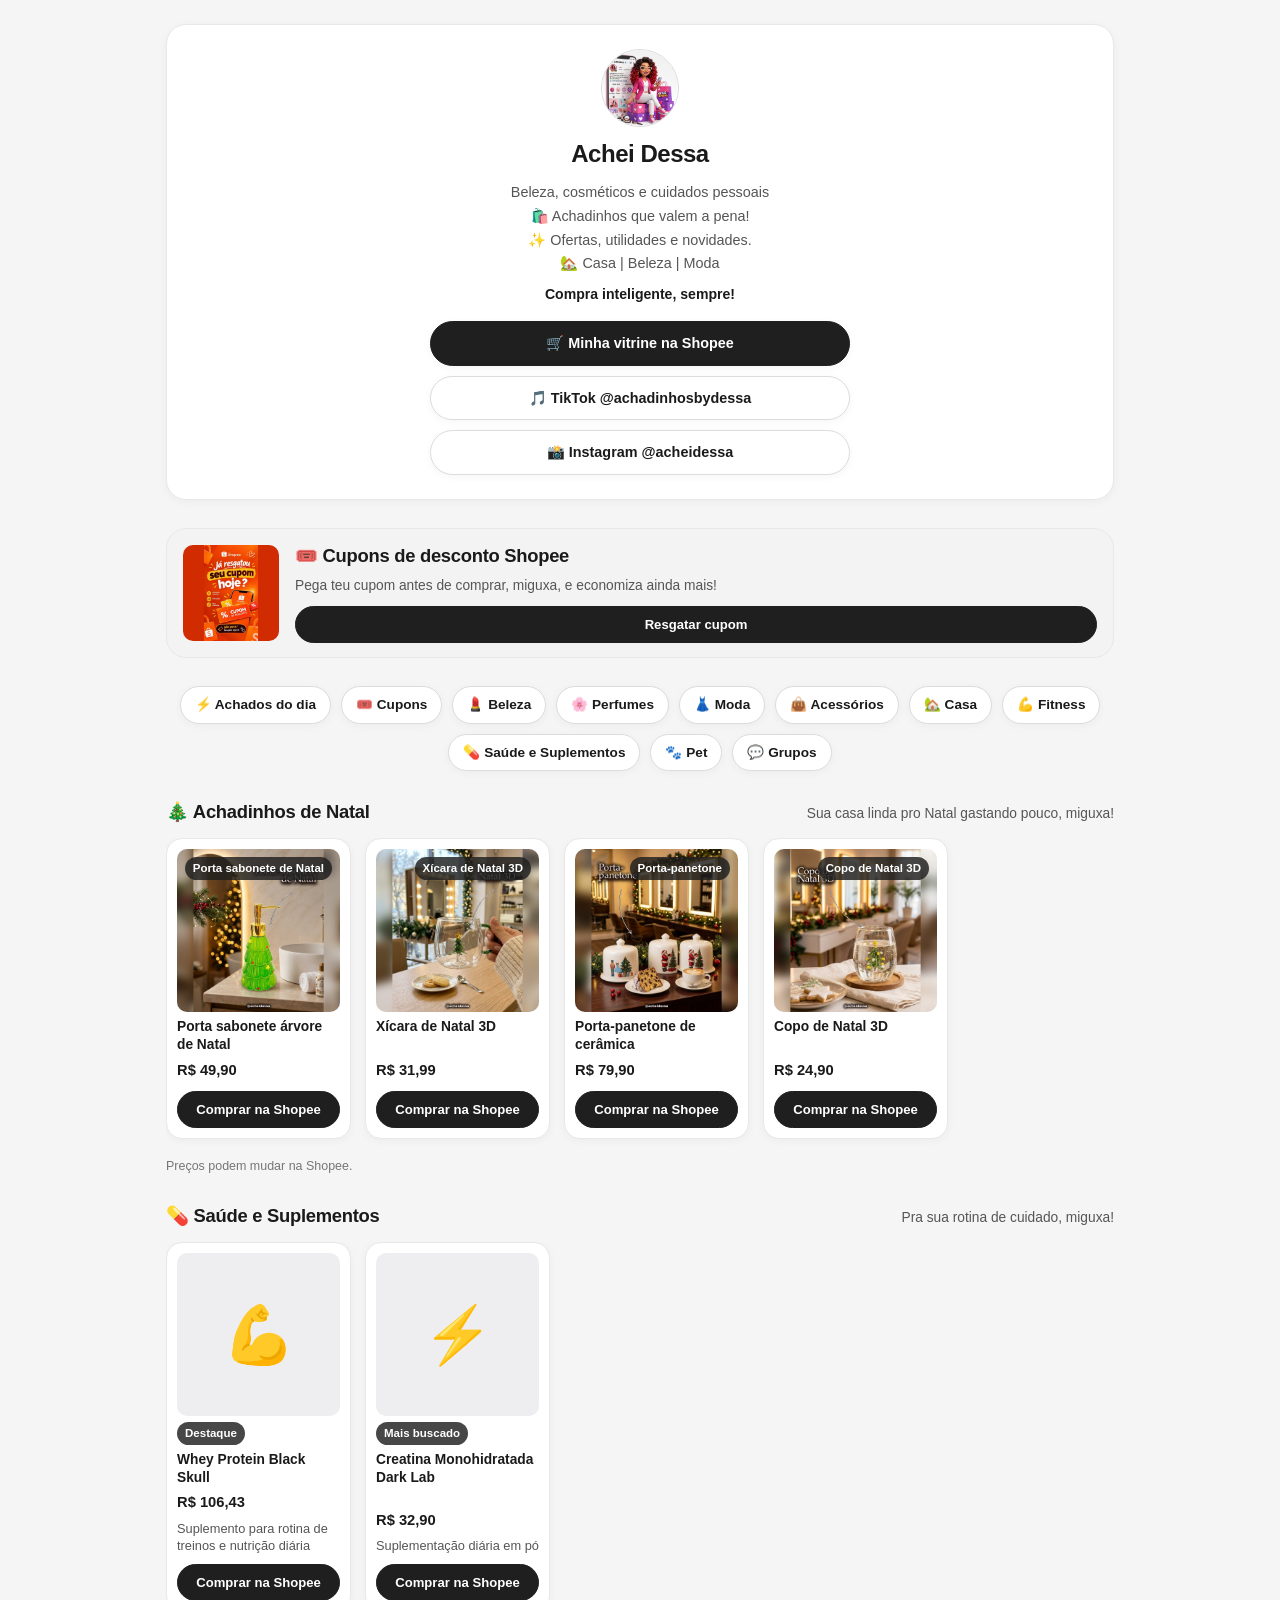
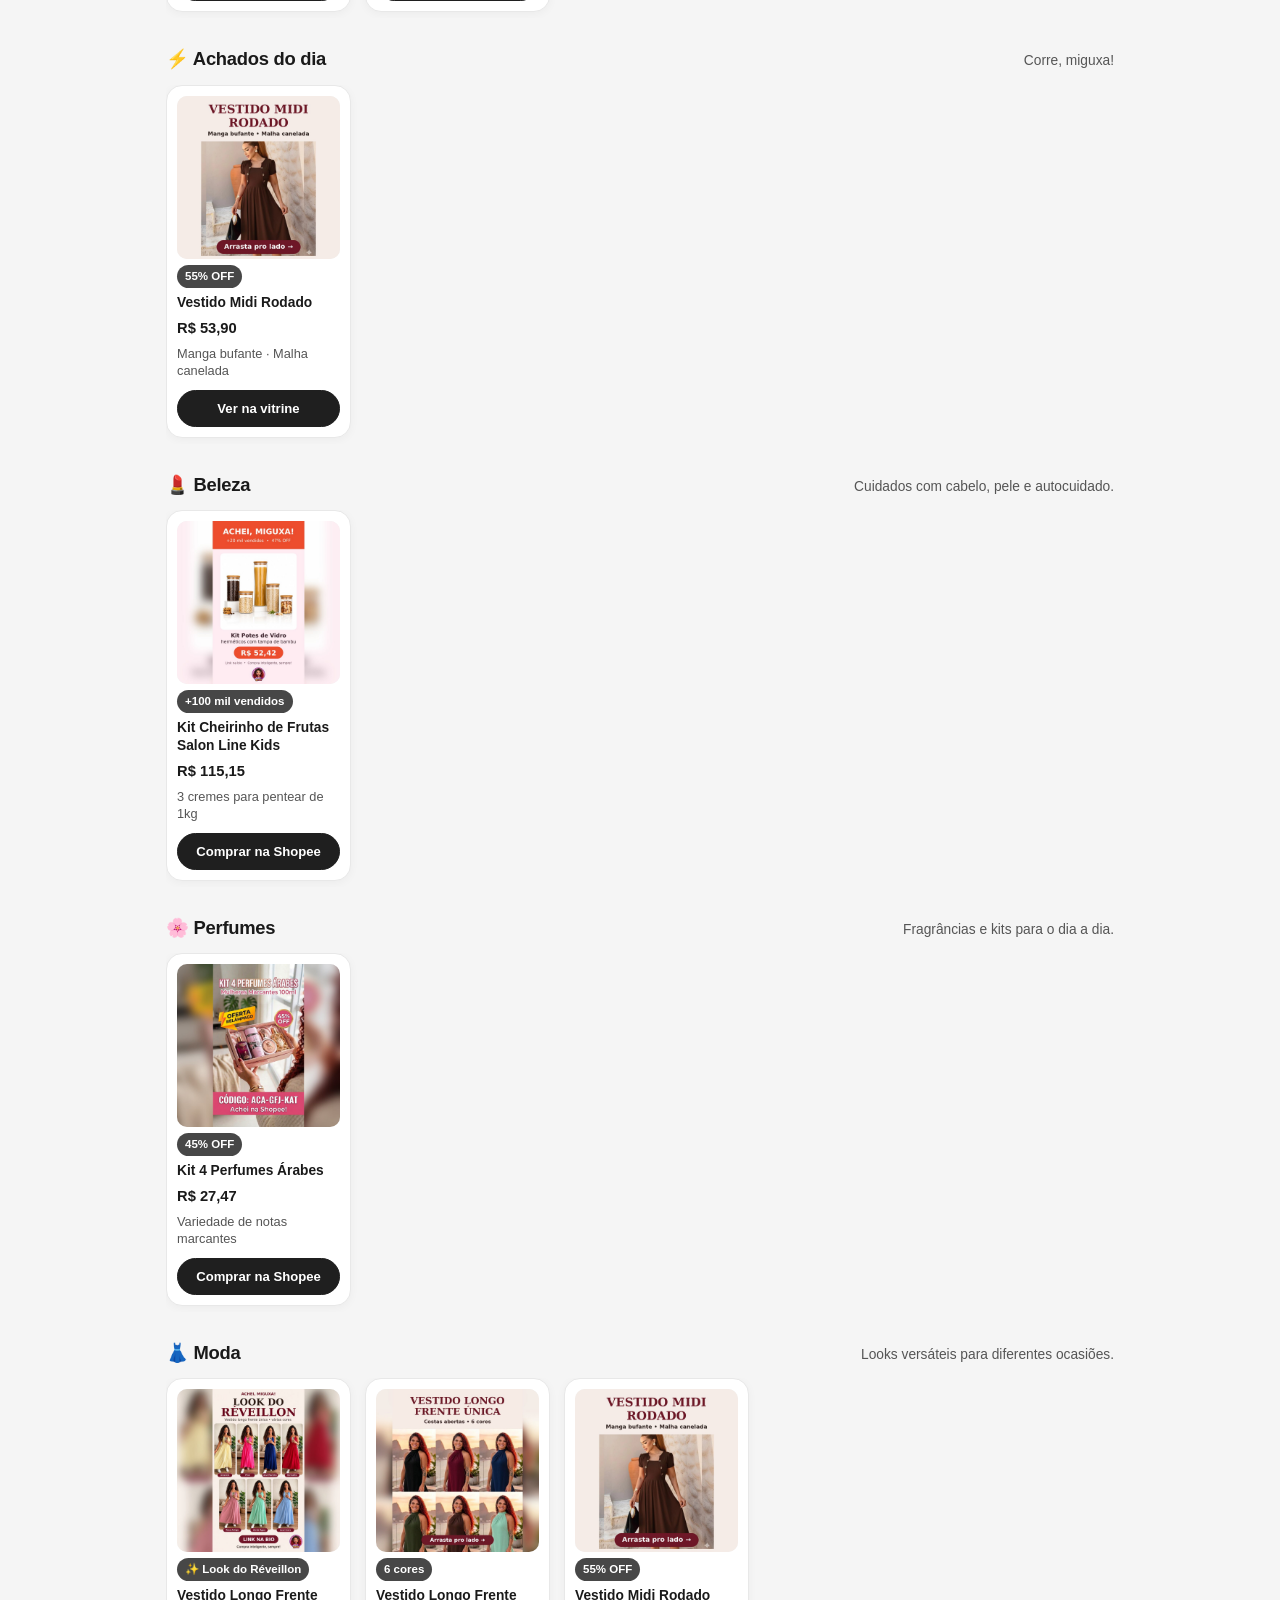
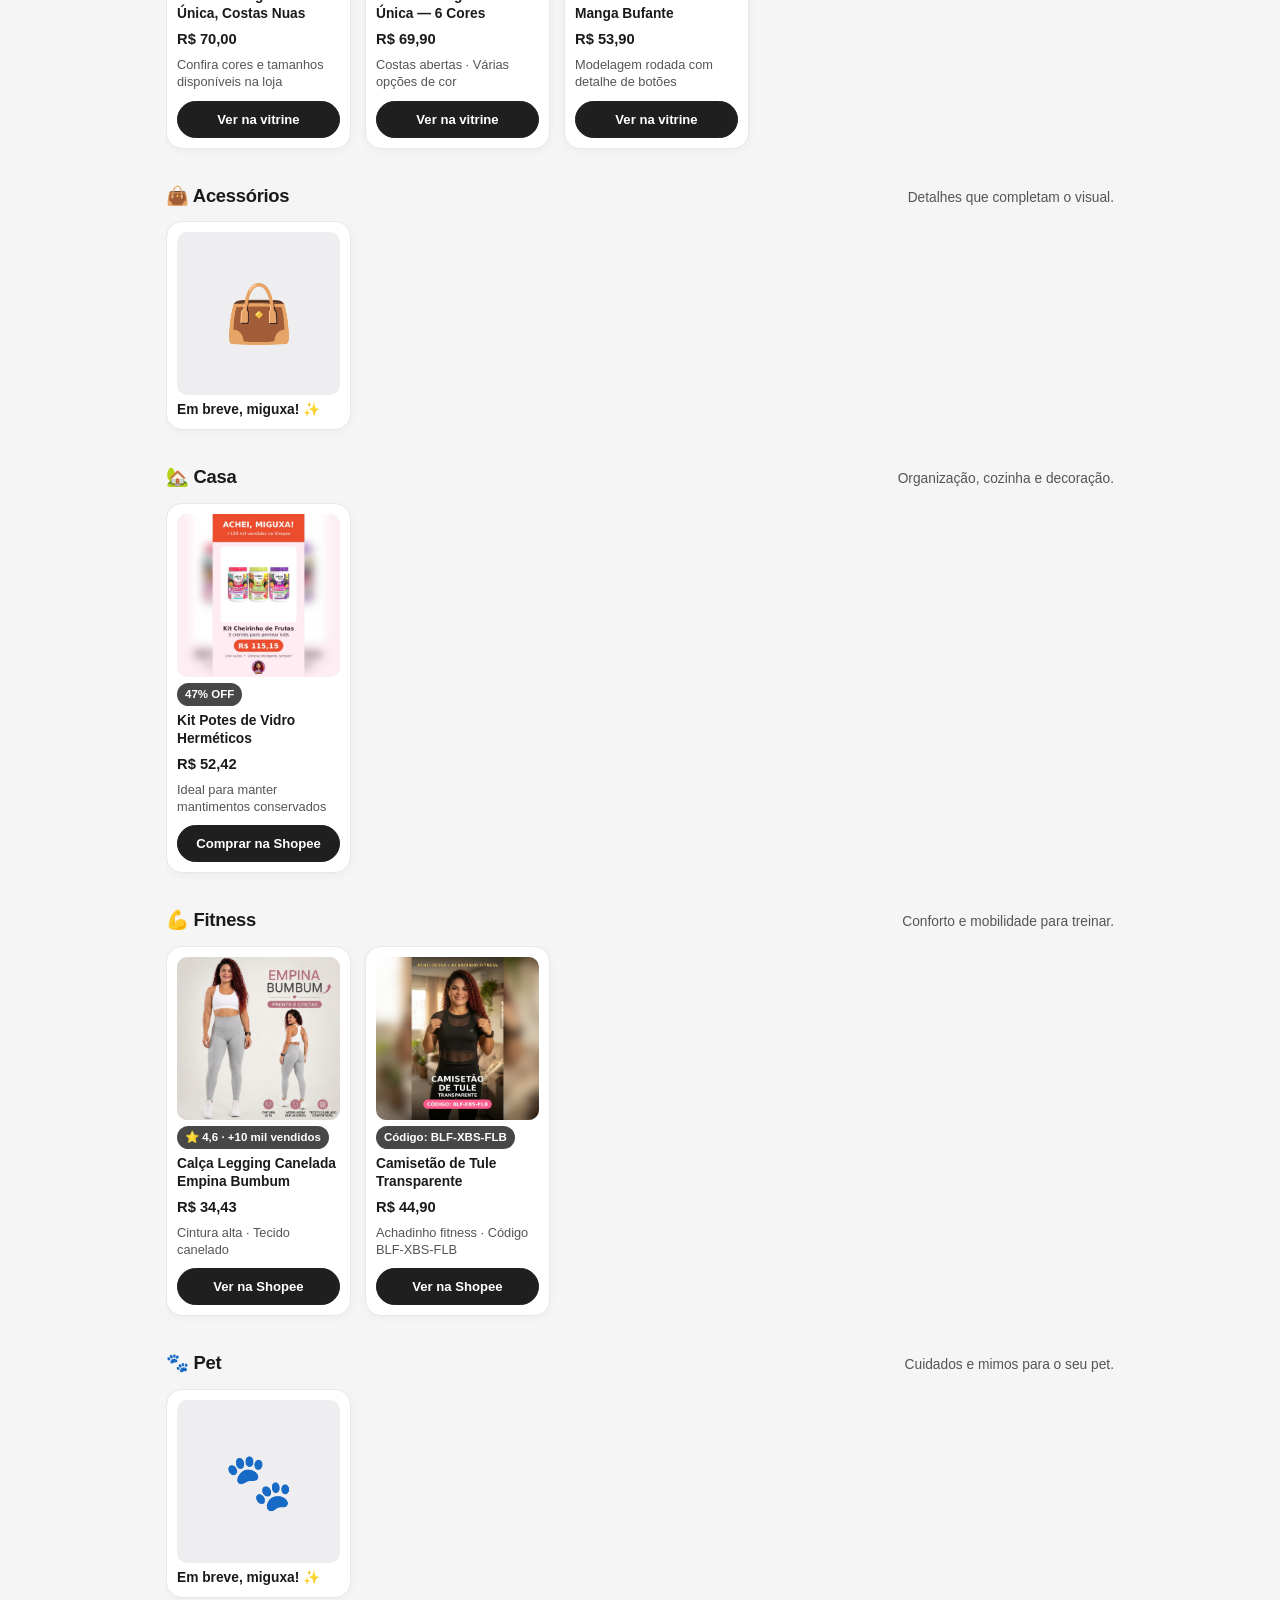
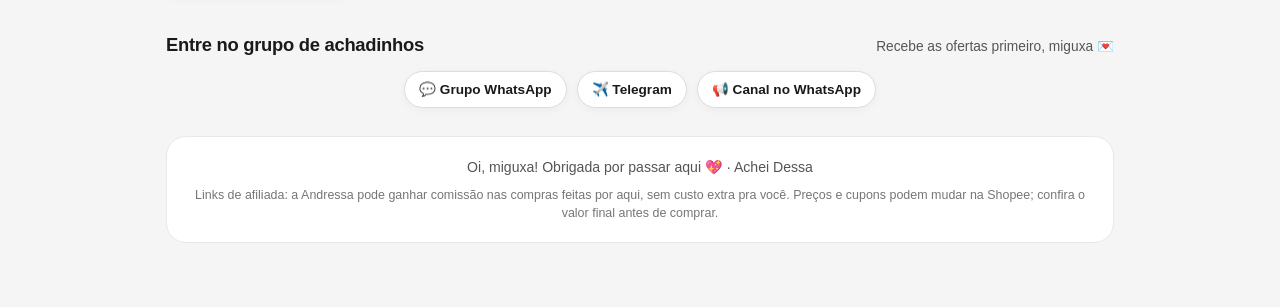
<file: vitrine-achei-dessa/index.html>
<!DOCTYPE html>
<html lang="pt-BR">
<head>
  <meta charset="UTF-8" />
  <meta name="viewport" content="width=device-width, initial-scale=1.0" />
  <title>Achei Dessa · Vitrine de achadinhos</title>
  <link rel="stylesheet" href="style.css?v=38" />
</head>
<body>
  <main class="main-container">
    <!-- 1. Cabeçalho do perfil -->
    <header class="profile-header">
      <img
        class="profile-avatar"
        src="imagens/avatar.jpg"
        alt="Boneca 3D da Dessa"
      />
      <h1 class="profile-title">Achei Dessa</h1>

      <ul class="profile-bio-list">
        <li>Beleza, cosméticos e cuidados pessoais</li>
        <li>🛍️ Achadinhos que valem a pena!</li>
        <li>✨ Ofertas, utilidades e novidades.</li>
        <li>🏡 Casa | Beleza | Moda</li>
      </ul>

      <span class="profile-tagline">Compra inteligente, sempre!</span>

      <nav class="action-stack" aria-label="Links principais">
        <a class="action-btn action-btn--primary" href="https://collshp.com/achadinhosdbydessa?share_channel_code=1&view=storefront" target="_blank" rel="noopener noreferrer nofollow">
          🛒 Minha vitrine na Shopee
        </a>
        <a class="action-btn" href="https://www.tiktok.com/@achadinhosbydessa" target="_blank" rel="noopener noreferrer">
          🎵 TikTok @achadinhosbydessa
        </a>
        <a class="action-btn" href="https://www.instagram.com/acheidessa/" target="_blank" rel="noopener noreferrer">
          📸 Instagram @acheidessa
        </a>
      </nav>
    </header>

    <!-- 2. Cupons em cima dos Achadinhos de Natal -->
    <section id="cupons" class="section-block">
      <div class="coupon-banner">
        <img src="imagens/banner-shopee-quadrado.jpg" alt="Banner Shopee: Já resgatou seu cupom hoje?" />
        <div class="coupon-content">
          <h2 class="section-title">🎟️ Cupons de desconto Shopee</h2>
          <p class="section-subtitle">Pega teu cupom antes de comprar, miguxa, e economiza ainda mais!</p>
          <a class="btn-cta" href="https://collshp.com/achadinhosdbydessa?share_channel_code=1&view=storefront" target="_blank" rel="noopener noreferrer nofollow">
            Resgatar cupom
          </a>
        </div>
      </div>
    </section>

    <!-- 3. Atalhos rápidos por categoria (abaixo dos cupons) -->
    <section class="section-block" aria-label="Navegação por categorias">
      <div class="category-pills">
        <a class="category-pill" href="#achados-do-dia">⚡ Achados do dia</a>
        <a class="category-pill" href="#cupons">🎟️ Cupons</a>
        <a class="category-pill" href="#beleza">💄 Beleza</a>
        <a class="category-pill" href="#perfumes">🌸 Perfumes</a>
        <a class="category-pill" href="#moda">👗 Moda</a>
        <a class="category-pill" href="#acessorios">👜 Acessórios</a>
        <a class="category-pill" href="#casa">🏡 Casa</a>
        <a class="category-pill" href="#fitness">💪 Fitness</a>
         <a class="category-pill" href="#saude">💊 Saúde e Suplementos</a>
        <a class="category-pill" href="#pet">🐾 Pet</a>
        <a class="category-pill" href="#grupos">💬 Grupos</a>
      </div>
    </section>

    <!-- 4. Carrossel horizontal em destaque -->
    <section id="destaques" class="section-block">
      <div class="section-header">
        <h2 class="section-title">🎄 Achadinhos de Natal</h2>
        <p class="section-subtitle">Sua casa linda pro Natal gastando pouco, miguxa!</p>
      </div>

      <div class="carousel-track">
        <a class="story-card" href="https://shopee.com.br/product/335887870/40934390536?exp_group=rollout&gads_t_sig=[base64]&mmp_pid=an_18323360470&uls_trackid=57688b4c00l7&utm_campaign=id_315wRAiamNF&utm_content=----&utm_medium=affiliates&utm_source=an_18323360470&utm_term=fvt8e4gmgua7" target="_blank" rel="noopener noreferrer nofollow">
          <div class="story-media">
            <img src="imagens/natal-porta-sabonete.jpg" alt="Porta-sabonete em formato de árvore de Natal" />
            <span class="story-overlay-label">Porta sabonete de Natal</span>
          </div>
          <span class="story-caption">Porta sabonete árvore de Natal</span>
          <strong class="story-price">R$ 49,90</strong>
          <span class="story-btn">Comprar na Shopee</span>
        </a>

        <a class="story-card" href="https://shopee.com.br/product/1794076495/49467622277?exp_group=rollout&gads_t_sig=[base64]&mmp_pid=an_18323360470&uls_trackid=57688frp00c4&utm_campaign=id_1zTTR4YvdLt&utm_content=----&utm_medium=affiliates&utm_source=an_18323360470&utm_term=fvt8hz5fwsgb" target="_blank" rel="noopener noreferrer nofollow">
          <div class="story-media">
            <img src="imagens/natal-xicara-3d.jpg" alt="Xícara de Natal 3D" />
            <span class="story-overlay-label">Xícara de Natal 3D</span>
          </div>
          <span class="story-caption">Xícara de Natal 3D</span>
          <strong class="story-price">R$ 31,99</strong>
          <span class="story-btn">Comprar na Shopee</span>
        </a>

        <a class="story-card" href="https://shopee.com.br/product/843261091/22399053626?exp_group=rollout&gads_t_sig=[base64]&mmp_pid=an_18323360470&uls_trackid=57688k08000o&utm_campaign=id_7olFm0E6ygr&utm_content=----&utm_medium=affiliates&utm_source=an_18323360470&utm_term=fvt8md8mpif9" target="_blank" rel="noopener noreferrer nofollow">
          <div class="story-media">
            <img src="imagens/natal-porta-panetone.jpg" alt="Porta-panetone de cerâmica" />
            <span class="story-overlay-label">Porta-panetone</span>
          </div>
          <span class="story-caption">Porta-panetone de cerâmica</span>
          <strong class="story-price">R$ 79,90</strong>
          <span class="story-btn">Comprar na Shopee</span>
        </a>

        <a class="story-card" href="https://shopee.com.br/product/561473044/58271727378?exp_group=rollout&gads_t_sig=[base64]&mmp_pid=an_18323360470&uls_trackid=57688s6j00sh&utm_campaign=id_3JaQi1RvO0P&utm_content=----&utm_medium=affiliates&utm_source=an_18323360470&utm_term=fvt8t362saf1" target="_blank" rel="noopener noreferrer nofollow">
          <div class="story-media">
            <img src="imagens/natal-copo-3d.jpg" alt="Copo de Natal 3D" />
            <span class="story-overlay-label">Copo de Natal 3D</span>
          </div>
          <span class="story-caption">Copo de Natal 3D</span>
          <strong class="story-price">R$ 24,90</strong>
          <span class="story-btn">Comprar na Shopee</span>
        </a>
      </div>

      <p class="disclaimer-note">Preços podem mudar na Shopee.</p>
    </section>

    <!-- 5. Saúde e Suplementos -->
    <section id="saude" class="section-block">
      <div class="section-header">
        <h2 class="section-title">💊 Saúde e Suplementos</h2>
        <p class="section-subtitle">Pra sua rotina de cuidado, miguxa!</p>
      </div>

      <div class="carousel-track">
        <article class="product-card">
          <div class="product-thumb">
            <div class="thumb-emoji" role="img" aria-label="Whey Protein Black Skull">💪</div>
          </div>
          <span class="product-badge">Destaque</span>
          <h3 class="product-title">Whey Protein Black Skull</h3>
          <p class="product-price">R$ 106,43</p>
          <p class="product-meta">Suplemento para rotina de treinos e nutrição diária</p>
          <a class="btn-cta" href="https://collshp.com/achadinhosdbydessa?share_channel_code=1&amp;view=storefront" target="_blank" rel="noopener noreferrer nofollow">
            Comprar na Shopee
          </a>
        </article>

        <article class="product-card">
          <div class="product-thumb">
            <div class="thumb-emoji" role="img" aria-label="Creatina Monohidratada Dark Lab">⚡</div>
          </div>
          <span class="product-badge">Mais buscado</span>
          <h3 class="product-title">Creatina Monohidratada Dark Lab</h3>
          <p class="product-price">R$ 32,90</p>
          <p class="product-meta">Suplementação diária em pó</p>
          <a class="btn-cta" href="https://collshp.com/achadinhosdbydessa?share_channel_code=1&amp;view=storefront" target="_blank" rel="noopener noreferrer nofollow">
            Comprar na Shopee
          </a>
        </article>
      </div>
    </section>

    <!-- 6. Achados do dia -->
    <section id="achados-do-dia" class="section-block">
      <div class="section-header">
        <h2 class="section-title">⚡ Achados do dia</h2>
        <p class="section-subtitle">Corre, miguxa!</p>
      </div>

      <div class="carousel-track">
        <article class="product-card">
          <div class="product-thumb">
            <img src="imagens/vestido-midi.jpg" alt="Vestido Midi Rodado manga bufante" />
          </div>
          <span class="product-badge">55% OFF</span>
          <h3 class="product-title">Vestido Midi Rodado</h3>
          <p class="product-price">R$ 53,90</p>
          <p class="product-meta">Manga bufante · Malha canelada</p>
          <a class="btn-cta" href="https://collshp.com/achadinhosdbydessa?share_channel_code=1&amp;view=storefront" target="_blank" rel="noopener noreferrer nofollow">
            Ver na vitrine
          </a>
        </article>
      </div>
    </section>

    <!-- 7. Beleza -->
    <section id="beleza" class="section-block">
      <div class="section-header">
        <h2 class="section-title">💄 Beleza</h2>
        <p class="section-subtitle">Cuidados com cabelo, pele e autocuidado.</p>
      </div>

      <div class="carousel-track">
        <article class="product-card">
          <div class="product-thumb">
            <img src="imagens/beleza-salon-line.jpg" alt="Kit Cheirinho de Frutas Salon Line Kids" />
          </div>
          <span class="product-badge">+100 mil vendidos</span>
          <h3 class="product-title">Kit Cheirinho de Frutas Salon Line Kids</h3>
          <p class="product-price">R$ 115,15</p>
          <p class="product-meta">3 cremes para pentear de 1kg</p>
          <a class="btn-cta" href="https://collshp.com/achadinhosdbydessa?share_channel_code=1&amp;view=storefront" target="_blank" rel="noopener noreferrer nofollow">
            Comprar na Shopee
          </a>
        </article>
      </div>
    </section>

    <!-- 8. Perfumes -->
    <section id="perfumes" class="section-block">
      <div class="section-header">
        <h2 class="section-title">🌸 Perfumes</h2>
        <p class="section-subtitle">Fragrâncias e kits para o dia a dia.</p>
      </div>

      <div class="carousel-track">
        <article class="product-card">
          <div class="product-thumb">
            <img src="imagens/perfumes-kit.jpg" alt="Kit 4 perfumes árabes" />
          </div>
          <span class="product-badge">45% OFF</span>
          <h3 class="product-title">Kit 4 Perfumes Árabes</h3>
          <p class="product-price">R$ 27,47</p>
          <p class="product-meta">Variedade de notas marcantes</p>
          <a class="btn-cta" href="https://collshp.com/achadinhosdbydessa?share_channel_code=1&amp;view=storefront" target="_blank" rel="noopener noreferrer nofollow">
            Comprar na Shopee
          </a>
        </article>
      </div>
    </section>

    <!-- 9. Moda -->
    <section id="moda" class="section-block">
      <div class="section-header">
        <h2 class="section-title">👗 Moda</h2>
        <p class="section-subtitle">Looks versáteis para diferentes ocasiões.</p>
      </div>

      <div class="carousel-track">
        <article class="product-card">
          <div class="product-thumb">
            <img src="imagens/vestido-longo-reveillon.jpg" alt="Vestido longo frente única, costas nuas" />
          </div>
          <span class="product-badge">✨ Look do Réveillon</span>
          <h3 class="product-title">Vestido Longo Frente Única, Costas Nuas</h3>
          <p class="product-price">R$ 70,00</p>
          <p class="product-meta">Confira cores e tamanhos disponíveis na loja</p>
          <a class="btn-cta" href="https://collshp.com/achadinhosdbydessa?share_channel_code=1&amp;view=storefront" target="_blank" rel="noopener noreferrer nofollow">
            Ver na vitrine
          </a>
        </article>

        <article class="product-card">
          <div class="product-thumb">
            <img src="imagens/vestido-longo-6-cores.jpg" alt="Vestido longo frente única costas abertas em 6 cores" />
          </div>
          <span class="product-badge">6 cores</span>
          <h3 class="product-title">Vestido Longo Frente Única — 6 Cores</h3>
          <p class="product-price">R$ 69,90</p>
          <p class="product-meta">Costas abertas · Várias opções de cor</p>
          <a class="btn-cta" href="https://collshp.com/achadinhosdbydessa?share_channel_code=1&amp;view=storefront" target="_blank" rel="noopener noreferrer nofollow">
            Ver na vitrine
          </a>
        </article>

        <article class="product-card">
          <div class="product-thumb">
            <img src="imagens/vestido-midi.jpg" alt="Vestido Midi Rodado manga bufante" />
          </div>
          <span class="product-badge">55% OFF</span>
          <h3 class="product-title">Vestido Midi Rodado Manga Bufante</h3>
          <p class="product-price">R$ 53,90</p>
          <p class="product-meta">Modelagem rodada com detalhe de botões</p>
          <a class="btn-cta" href="https://collshp.com/achadinhosdbydessa?share_channel_code=1&amp;view=storefront" target="_blank" rel="noopener noreferrer nofollow">
            Ver na vitrine
          </a>
        </article>
      </div>
    </section>

    <!-- 10. Acessórios -->
    <section id="acessorios" class="section-block">
      <div class="section-header">
        <h2 class="section-title">👜 Acessórios</h2>
        <p class="section-subtitle">Detalhes que completam o visual.</p>
      </div>

      <div class="carousel-track">
        <article class="product-card">
          <div class="product-thumb">
            <div class="thumb-emoji" role="img" aria-label="Acessórios">👜</div>
          </div>
          <h3 class="product-title">Em breve, miguxa! ✨</h3>
        </article>
      </div>
    </section>

    <!-- 11. Casa -->
    <section id="casa" class="section-block">
      <div class="section-header">
        <h2 class="section-title">🏡 Casa</h2>
        <p class="section-subtitle">Organização, cozinha e decoração.</p>
      </div>

      <div class="carousel-track">
        <article class="product-card">
          <div class="product-thumb">
            <img src="imagens/casa-potes.jpg" alt="Kit Potes de Vidro Herméticos" />
          </div>
          <span class="product-badge">47% OFF</span>
          <h3 class="product-title">Kit Potes de Vidro Herméticos</h3>
          <p class="product-price">R$ 52,42</p>
          <p class="product-meta">Ideal para manter mantimentos conservados</p>
          <a class="btn-cta" href="https://collshp.com/achadinhosdbydessa?share_channel_code=1&amp;view=storefront" target="_blank" rel="noopener noreferrer nofollow">
            Comprar na Shopee
          </a>
        </article>
      </div>
    </section>

    <!-- 12. Fitness -->
    <section id="fitness" class="section-block">
      <div class="section-header">
        <h2 class="section-title">💪 Fitness</h2>
        <p class="section-subtitle">Conforto e mobilidade para treinar.</p>
      </div>

      <div class="carousel-track">
        <article class="product-card">
          <div class="product-thumb">
            <img src="imagens/fitness-legging.jpg" alt="Calça legging canelada empina bumbum" />
          </div>
          <span class="product-badge">⭐ 4,6 · +10 mil vendidos</span>
          <h3 class="product-title">Calça Legging Canelada Empina Bumbum</h3>
          <p class="product-price">R$ 34,43</p>
          <p class="product-meta">Cintura alta · Tecido canelado</p>
          <a class="btn-cta" href="https://collshp.com/achadinhosdbydessa?share_channel_code=1&amp;view=storefront" target="_blank" rel="noopener noreferrer nofollow">
            Ver na Shopee
          </a>
        </article>

        <article class="product-card">
          <div class="product-thumb">
            <img src="imagens/camisetao-tule.jpg" alt="Camisetão de tule transparente - Código BLF-XBS-FLB" />
          </div>
          <span class="product-badge">Código: BLF-XBS-FLB</span>
          <h3 class="product-title">Camisetão de Tule Transparente</h3>
          <p class="product-price">R$ 44,90</p>
          <p class="product-meta">Achadinho fitness · Código BLF-XBS-FLB</p>
          <a class="btn-cta" href="https://collshp.com/achadinhosdbydessa?share_channel_code=1&amp;view=storefront" target="_blank" rel="noopener noreferrer nofollow">
            Ver na Shopee
          </a>
        </article>
      </div>
    </section>

    <!-- 13. Pet -->
    <section id="pet" class="section-block">
      <div class="section-header">
        <h2 class="section-title">🐾 Pet</h2>
        <p class="section-subtitle">Cuidados e mimos para o seu pet.</p>
      </div>

      <div class="carousel-track">
        <article class="product-card">
          <div class="product-thumb">
            <div class="thumb-emoji" role="img" aria-label="Pet">🐾</div>
          </div>
          <h3 class="product-title">Em breve, miguxa! ✨</h3>
        </article>
      </div>
    </section>

    <!-- 14. Grupos e rodapé -->
    <section id="grupos" class="section-block">
      <div class="section-header">
        <h2 class="section-title">Entre no grupo de achadinhos</h2>
        <p class="section-subtitle">Recebe as ofertas primeiro, miguxa 💌</p>
      </div>
      <div class="groups-row">
        <a class="category-pill" href="https://chat.whatsapp.com/IbbmKeIQ513L2CP5hDKjWu?s=cl&p=a&iam=2" target="_blank" rel="noopener noreferrer">💬 Grupo WhatsApp</a>
        <a class="category-pill" href="https://t.me/+KHEROe5RDLtmOTYx" target="_blank" rel="noopener noreferrer">✈️ Telegram</a>
        <a class="category-pill" href="https://whatsapp.com/channel/0029VaAYpX5LikgIj1dr5K0X" target="_blank" rel="noopener noreferrer">📢 Canal no WhatsApp</a>
      </div>
    </section>

    <footer class="page-footer">
      <p>Oi, miguxa! Obrigada por passar aqui 💖 · Achei Dessa</p>
      <p class="disclaimer-note">
        Links de afiliada: a Andressa pode ganhar comissão nas compras feitas por aqui, sem custo extra pra você.
        Preços e cupons podem mudar na Shopee; confira o valor final antes de comprar.
      </p>
    </footer>
  </main>
</body>
</html>
</file>
<file: vitrine-achei-dessa/style.css>
:root {
  --bg-page: #f5f5f5;
  --bg-surface: #ffffff;
  --bg-card-soft: #f3f3f3;
  --bg-dark: #1f1f1f;
  --bg-dark-hover: #323232;

  --text-primary: #1a1a1a;
  --text-secondary: #555555;
  --text-muted: #767676;
  --text-inverse: #ffffff;

  --border-pill: #dcdcdc;
  --border-card: #e8e8e8;

  --radius-sm: 10px;
  --radius-md: 16px;
  --radius-lg: 20px;
  --radius-pill: 9999px;

  --shadow-soft: 0 2px 10px rgba(0, 0, 0, 0.04);
  --shadow-md: 0 10px 24px rgba(0, 0, 0, 0.08);
  --font-main: "Inter", -apple-system, BlinkMacSystemFont, "Segoe UI", Roboto, sans-serif;
}

*,
*::before,
*::after {
  box-sizing: border-box;
  margin: 0;
  padding: 0;
}

html {
  scroll-behavior: smooth;
  color-scheme: light;
}

body {
  font-family: var(--font-main);
  background-color: var(--bg-page);
  color: var(--text-primary);
  line-height: 1.45;
  -webkit-font-smoothing: antialiased;
}

img {
  display: block;
  max-width: 100%;
  height: auto;
}

a {
  color: inherit;
  text-decoration: none;
}

.main-container {
  width: 100%;
  max-width: 980px;
  margin: 0 auto;
  padding: 24px 16px 64px;
  display: flex;
  flex-direction: column;
  gap: 28px;
}

/* Cabeçalho do perfil */
.profile-header {
  background-color: var(--bg-surface);
  border: 1px solid var(--border-card);
  border-radius: var(--radius-lg);
  padding: 24px 20px;
  box-shadow: var(--shadow-soft);
  text-align: center;
  display: flex;
  flex-direction: column;
  align-items: center;
  gap: 10px;
}

.profile-avatar {
  width: 78px;
  height: 78px;
  border-radius: 50%;
  object-fit: cover;
  border: 1px solid var(--border-pill);
  flex-shrink: 0;
}

.profile-title {
  font-size: 1.5rem;
  font-weight: 700;
  letter-spacing: -0.02em;
  color: var(--text-primary);
}

.profile-bio-list {
  list-style: none;
  display: flex;
  flex-direction: column;
  gap: 3px;
  font-size: 0.9rem;
  color: var(--text-secondary);
}

.profile-tagline {
  font-size: 0.88rem;
  font-weight: 700;
  color: var(--text-primary);
}

.action-stack {
  width: 100%;
  max-width: 420px;
  margin-top: 6px;
  display: flex;
  flex-direction: column;
  gap: 10px;
}

.action-btn,
.btn-topo {
  display: flex;
  align-items: center;
  justify-content: center;
  gap: 8px;
  width: 100%;
  min-height: 42px;
  padding: 11px 16px;
  border-radius: var(--radius-pill);
  background-color: var(--bg-surface);
  border: 1px solid var(--border-pill);
  font-size: 0.9rem;
  font-weight: 600;
  color: var(--text-primary);
  box-shadow: var(--shadow-soft);
  transition: background-color 0.15s ease, transform 0.15s ease;
}

.action-btn:hover,
.btn-topo:hover {
  background-color: var(--bg-card-soft);
  transform: translateY(-1px);
}

.action-btn--primary {
  background-color: var(--bg-dark);
  border-color: var(--bg-dark);
  color: var(--text-inverse);
}

.action-btn--primary:hover {
  background-color: var(--bg-dark-hover);
  color: var(--text-inverse);
}

/* Pílulas de categoria */
.category-pills,
.groups-row {
  display: flex;
  flex-wrap: wrap;
  justify-content: center;
  gap: 10px;
}

.category-pill {
  display: inline-flex;
  align-items: center;
  justify-content: center;
  min-height: 36px;
  padding: 8px 14px;
  border-radius: var(--radius-pill);
  background-color: var(--bg-surface);
  border: 1px solid var(--border-pill);
  font-size: 0.85rem;
  font-weight: 600;
  color: var(--text-primary);
  box-shadow: var(--shadow-soft);
  transition: background-color 0.15s ease, border-color 0.15s ease, color 0.15s ease, transform 0.15s ease;
}

.category-pill:hover {
  background-color: var(--bg-dark);
  border-color: var(--bg-dark);
  color: var(--text-inverse);
  transform: translateY(-1px);
}

/* Seções */
.section-block {
  display: flex;
  flex-direction: column;
  gap: 12px;
}

.section-header,
.section-header-inline {
  display: flex;
  flex-wrap: wrap;
  align-items: baseline;
  justify-content: space-between;
  gap: 8px 12px;
}

.section-title {
  font-size: 1.15rem;
  font-weight: 700;
  letter-spacing: -0.015em;
  display: inline-flex;
  align-items: center;
  gap: 6px;
}

.section-subtitle {
  font-size: 0.86rem;
  color: var(--text-secondary);
}

/* Banner de Cupons */
.coupon-banner {
  background-color: var(--bg-card-soft);
  border: 1px solid var(--border-card);
  border-radius: var(--radius-lg);
  padding: 14px 16px;
  display: flex;
  align-items: center;
  gap: 16px;
}

.coupon-banner img {
  width: 84px;
  height: 112px;
  border-radius: var(--radius-sm);
  object-fit: cover;
  flex-shrink: 0;
}

.coupon-content {
  flex: 1;
  display: flex;
  flex-direction: column;
  gap: 6px;
}
.banner-shopee-container {
  max-width: 480px;
  margin: 16px auto;
  padding: 0 12px;
}

.banner-shopee-img {
  width: 100%;
  height: auto;
  display: block;
  border-radius: 16px;
  box-shadow: 0 4px 12px rgba(0, 0, 0, 0.15);
  transition: transform 0.2s ease;
}

.banner-shopee-img:hover {
  transform: scale(1.02);
}

/* Carrossel horizontal */
.carousel-track {
  display: flex;
  gap: 14px;
  overflow-x: auto;
  scroll-snap-type: x mandatory;
  padding-bottom: 6px;
  scrollbar-width: none;
}

.carousel-track::-webkit-scrollbar {
  display: none;
}

/* Padrão original do Achadinhos de Natal aplicado também aos cards das categorias */
.story-card,
.product-card {
  flex: 0 0 185px;
  width: 185px;
  scroll-snap-align: start;
  background-color: var(--bg-surface);
  border: 1px solid var(--border-card);
  border-radius: var(--radius-md);
  padding: 10px;
  box-shadow: var(--shadow-soft);
  display: flex;
  flex-direction: column;
  gap: 6px;
  transition: transform 0.15s ease;
}

.story-card:hover,
.product-card:hover {
  transform: translateY(-2px);
}

.story-media,
.product-thumb {
  position: relative;
  width: 100%;
  height: 165px;
  max-height: 165px;
  border-radius: var(--radius-sm);
  overflow: hidden;
  background-color: var(--bg-card-soft);
}

.story-media img,
.product-thumb img,
.card-img {
  width: 100%;
  height: 100%;
  max-height: 165px;
  object-fit: cover;
  object-position: top center;
}

.story-overlay-label,
.product-badge {
  align-self: flex-start;
  background-color: rgba(31, 31, 31, 0.82);
  color: var(--text-inverse);
  font-size: 0.72rem;
  font-weight: 600;
  padding: 3px 8px;
  border-radius: var(--radius-pill);
}

.story-overlay-label {
  position: absolute;
  top: 8px;
  right: 8px;
}

.story-caption,
.product-title {
  font-size: 0.86rem;
  font-weight: 600;
  color: var(--text-primary);
  line-height: 1.3;
}

.story-price,
.product-price {
  font-size: 0.92rem;
  font-weight: 700;
  color: var(--text-primary);
  margin-top: auto;
}

.product-meta {
  font-size: 0.8rem;
  color: var(--text-secondary);
  line-height: 1.35;
}

/* Botões de compra nos cards de Achadinhos de Natal (.story-btn) e categorias (.btn-cta / .btn-link) */
.story-btn,
.btn-cta,
.btn-link {
  display: flex;
  align-items: center;
  justify-content: center;
  width: 100%;
  min-height: 36px;
  margin-top: 4px;
  padding: 8px 12px;
  border-radius: var(--radius-pill);
  background-color: var(--bg-dark);
  border: 1px solid var(--bg-dark);
  color: var(--text-inverse);
  font-size: 0.82rem;
  font-weight: 600;
  cursor: pointer;
  transition: background-color 0.15s ease, transform 0.15s ease;
}

.story-card:hover .story-btn,
.btn-cta:hover,
.btn-link:hover {
  background-color: var(--bg-dark-hover);
  border-color: var(--bg-dark-hover);
  color: var(--text-inverse);
  transform: translateY(-1px);
}

.disclaimer-note {
  font-size: 0.78rem;
  color: var(--text-muted);
}

/* Rodapé */
.page-footer {
  background-color: var(--bg-surface);
  border: 1px solid var(--border-card);
  border-radius: var(--radius-lg);
  padding: 20px 18px;
  text-align: center;
  display: flex;
  flex-direction: column;
  gap: 8px;
  font-size: 0.88rem;
  color: var(--text-secondary);
}

@media (max-width: 540px) {
  .coupon-banner {
    flex-direction: row;
    align-items: center;
  }

  .coupon-banner img {
    width: 96px;
    height: 96px;
  }
}

/* Trava global final */
header img,
.profile-header img,
.profile-avatar,
img.profile-avatar,
.avatar,
img.avatar {
  width: 78px !important;
  height: 78px !important;
  max-width: 78px !important;
  max-height: 78px !important;
  border-radius: 50% !important;
  object-fit: cover !important;
  object-position: top center !important;
  flex-shrink: 0 !important;
}

.story-media img,
.product-thumb img,
.card-img,
img.card-img {
  width: 100% !important;
  height: 165px !important;
  max-height: 165px !important;
  object-fit: cover !important;
  object-position: top center !important;
}

.story-card,
.product-card {
  flex: 0 0 185px !important;
  width: 185px !important;
}

.story-btn,
.btn-cta,
a.btn-cta,
.btn-link,
a.btn-link {
  display: flex !important;
  align-items: center !important;
  justify-content: center !important;
  width: 100% !important;
  min-height: 36px !important;
  padding: 8px 12px !important;
  border-radius: 9999px !important;
  background-color: #1f1f1f !important;
  border: 1px solid #1f1f1f !important;
  color: #ffffff !important;
  text-decoration: none !important;
}

.category-pill,
a.category-pill {
  display: inline-flex !important;
  width: auto !important;
  min-height: 36px !important;
  padding: 8px 14px !important;
  background-color: #ffffff !important;
  color: #1a1a1a !important;
  border: 1px solid #dcdcdc !important;
}

.action-btn,
a.action-btn,
.btn-topo,
a.btn-topo {
  display: flex !important;
  width: 100% !important;
  min-height: 42px !important;
  padding: 11px 16px !important;
  border-radius: 9999px !important;
  background-color: #ffffff !important;
  color: #1a1a1a !important;
  border: 1px solid #dcdcdc !important;
}

.action-btn--primary,
a.action-btn--primary {
  background-color: #1f1f1f !important;
  color: #ffffff !important;
  border-color: #1f1f1f !important;
}

/* Placeholder de foto com emoji */
.thumb-emoji{width:100%;aspect-ratio:4/5;display:flex;align-items:center;justify-content:center;font-size:56px;background:#EEEEF0;border-radius:inherit}

.coupon-banner img{width:96px;height:96px;max-width:96px;max-height:96px;object-fit:cover;aspect-ratio:1/1}

/* Fotos quadradas sem cortar o produto */
.story-media,.product-thumb{height:auto!important;max-height:none!important;aspect-ratio:1/1}
.story-media img,.product-thumb img,.card-img,img.card-img{height:100%!important;max-height:none!important;aspect-ratio:1/1;object-fit:contain!important;object-position:center!important}
.thumb-emoji{aspect-ratio:1/1}
</file>
